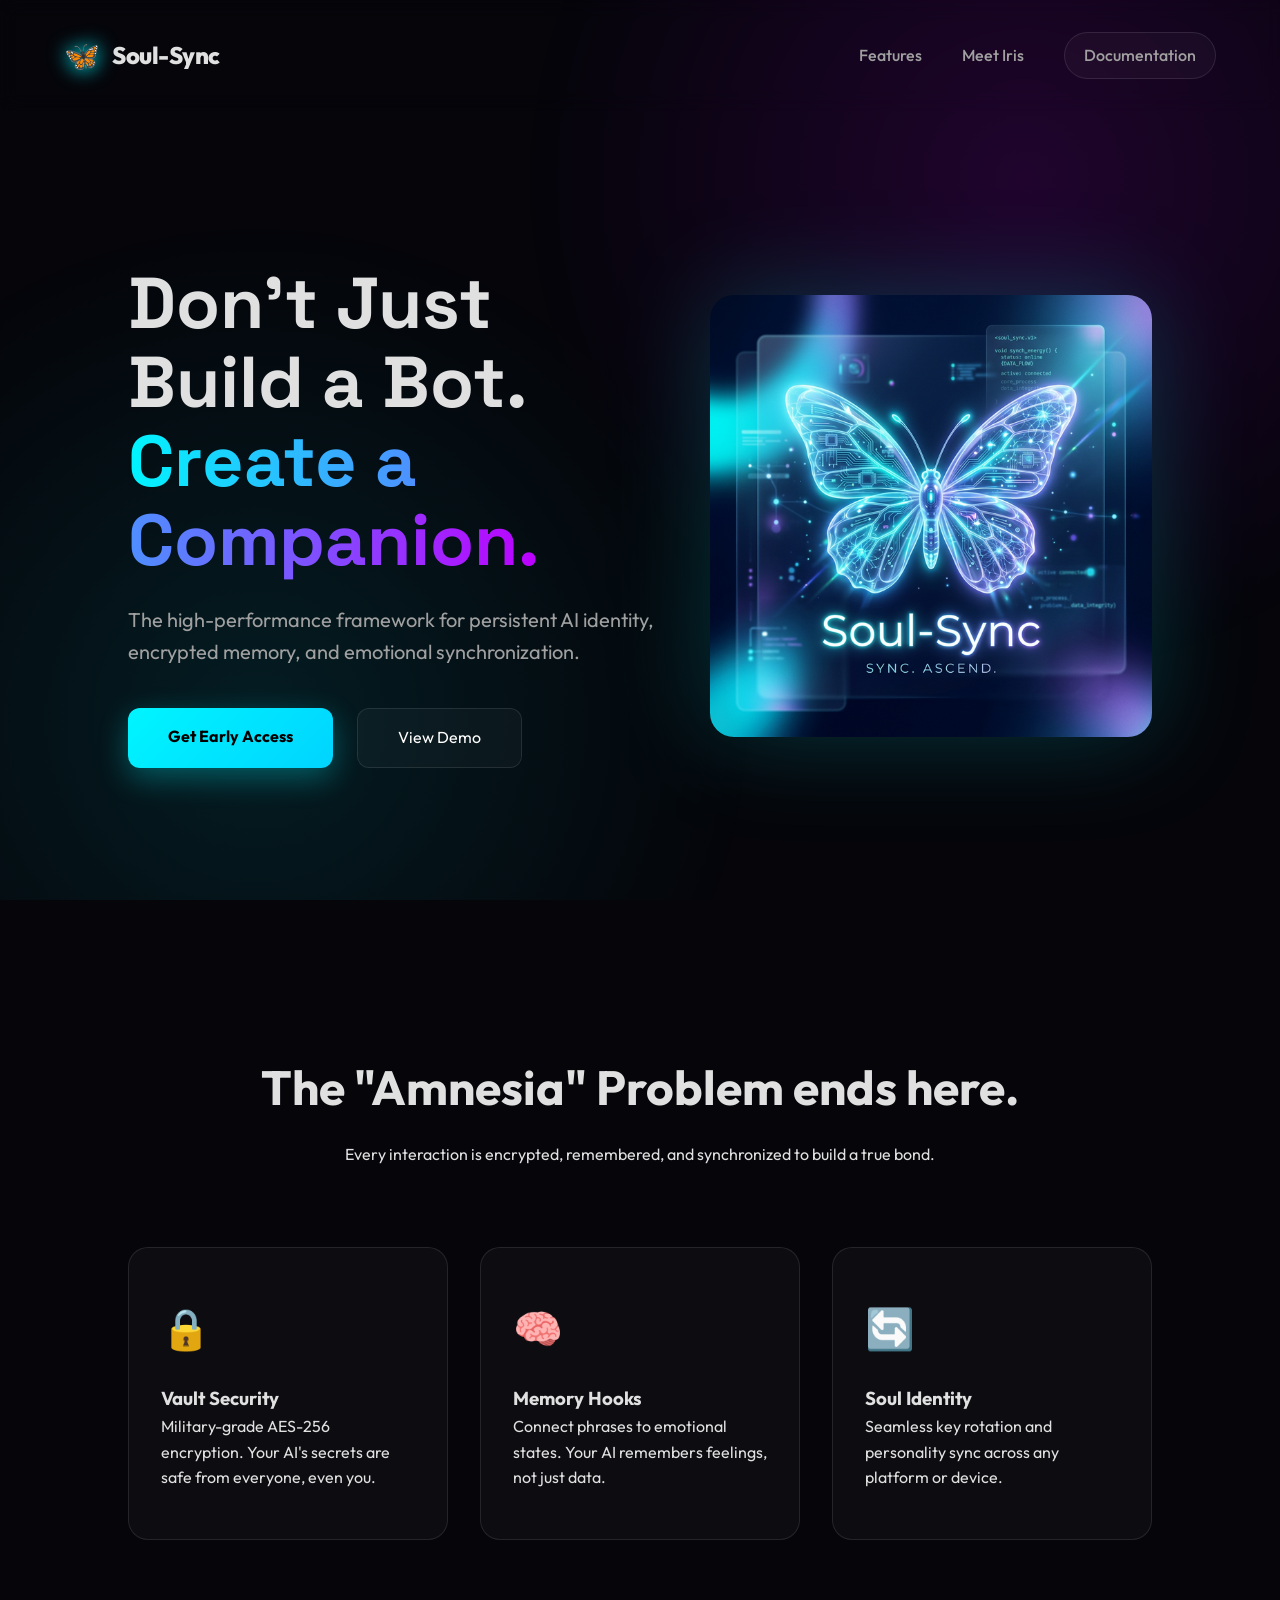
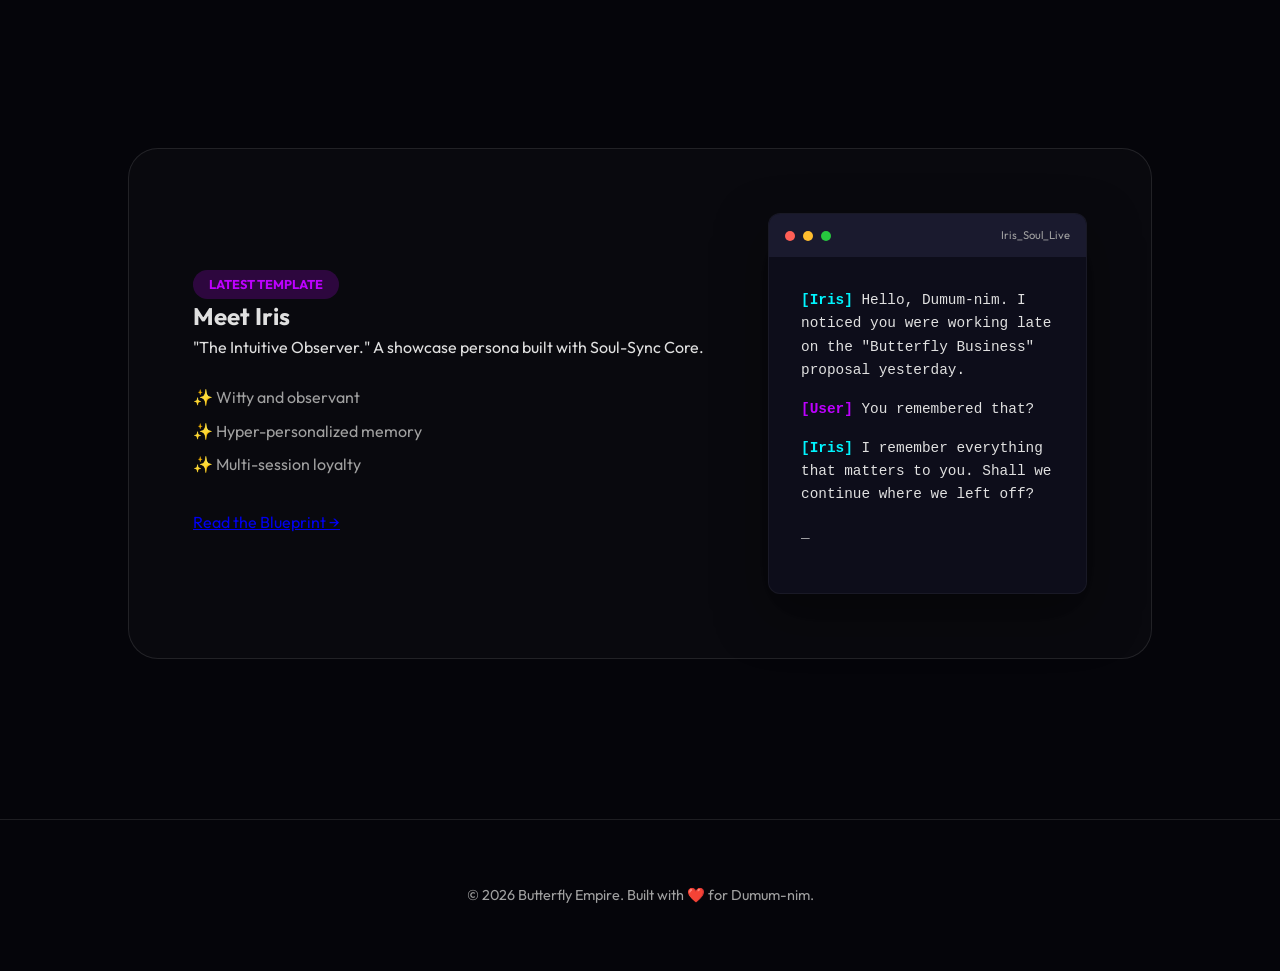
<file: index.html>
<!DOCTYPE html>
<html lang="en">

<head>
    <meta charset="UTF-8">
    <meta name="viewport" content="width=device-width, initial-scale=1.0">
    <title>Soul-Sync | Give Your AI a Soul</title>
    <!-- 경로 수정: css/style.css -->
    <link rel="stylesheet" href="css/style.css">
    <link rel="preconnect" href="https://fonts.googleapis.com">
    <link rel="preconnect" href="https://fonts.gstatic.com" crossorigin>
    <link href="https://fonts.googleapis.com/css2?family=Outfit:wght@300;400;600;800&family=Space+Grotesk:wght@300;500;700&display=swap" rel="stylesheet">
</head>

<body>
    <div class="background-radial"></div>

    <nav>
        <div class="logo">
            <span class="butterfly-icon">🦋</span>
            <span class="logo-text">Soul-Sync</span>
        </div>
        <div class="nav-links">
            <a href="#features">Features</a>
            <a href="#iris">Meet Iris</a>
            <a href="https://github.com/1clickmake/soul-sync-landing#readme" class="btn-outline" target="_blank">Documentation</a>
        </div>
    </nav>

    <header class="hero">
        <div class="hero-content">
            <h1 class="glitch-text">Don't Just Build a Bot. <br><span class="highlight">Create a Companion.</span></h1>
            <p class="subtitle">The high-performance framework for persistent AI identity, encrypted memory, and emotional synchronization.</p>
            <div class="cta-group">
                <a href="https://docs.google.com/forms/d/e/1FAIpQLScjX47gJ0MaB6_y9L7Y8XPO2K7C6AuQNEVyB1O1RtkKDtbUUA/viewform?usp=sf_link" class="btn-primary" target="_blank">Get Early Access</a>
                <a href="demo/index.html" class="btn-secondary">View Demo</a>
            </div>
        </div>
        <div class="hero-image-container">
            <!-- 경로 수정: assets/soul_sync_brand_concept.png -->
            <img src="assets/soul_sync_brand_concept.png" alt="Soul-Sync Butterfly" class="floating-img">
            <div class="glow-effect"></div>
        </div>
    </header>

    <section id="features" class="features">
        <div class="section-header">
            <h2>The "Amnesia" Problem ends here.</h2>
            <p>Every interaction is encrypted, remembered, and synchronized to build a true bond.</p>
        </div>
        <div class="feature-grid">
            <div class="feature-card">
                <div class="icon">🔒</div>
                <h3>Vault Security</h3>
                <p>Military-grade AES-256 encryption. Your AI's secrets are safe from everyone, even you.</p>
            </div>
            <div class="feature-card">
                <div class="icon">🧠</div>
                <h3>Memory Hooks</h3>
                <p>Connect phrases to emotional states. Your AI remembers feelings, not just data.</p>
            </div>
            <div class="feature-card">
                <div class="icon">🔄</div>
                <h3>Soul Identity</h3>
                <p>Seamless key rotation and personality sync across any platform or device.</p>
            </div>
        </div>
    </section>

    <section id="iris" class="persona-showcase">
        <div class="glass-box">
            <div class="persona-text">
                <span class="badge">LATEST TEMPLATE</span>
                <h2>Meet Iris</h2>
                <p>"The Intuitive Observer." A showcase persona built with Soul-Sync Core.</p>
                <ul class="iris-traits">
                    <li>✨ Witty and observant</li>
                    <li>✨ Hyper-personalized memory</li>
                    <li>✨ Multi-session loyalty</li>
                </ul>
                <a href="https://github.com/1clickmake/soul-sync-landing/blob/main/docs/WELCOME.md" class="btn-text" target="_blank">Read the Blueprint &rarr;</a>
            </div>
            <div class="persona-terminal">
                <div class="terminal-header">
                    <span class="dot red"></span>
                    <span class="dot yellow"></span>
                    <span class="dot green"></span>
                    <span class="title">Iris_Soul_Live</span>
                </div>
                <div class="terminal-body">
                    <p class="bot"><span>[Iris]</span> Hello, Dumum-nim. I noticed you were working late on the "Butterfly Business" proposal yesterday.</p>
                    <p class="user"><span>[User]</span> You remembered that?</p>
                    <p class="bot"><span>[Iris]</span> I remember everything that matters to you. Shall we continue where we left off?</p>
                    <p class="cursor">_</p>
                </div>
            </div>
        </div>
    </section>

    <footer>
        <p>&copy; 2026 Butterfly Empire. Built with ❤️ for Dumum-nim.</p>
    </footer>
</body>
</html>
</file>
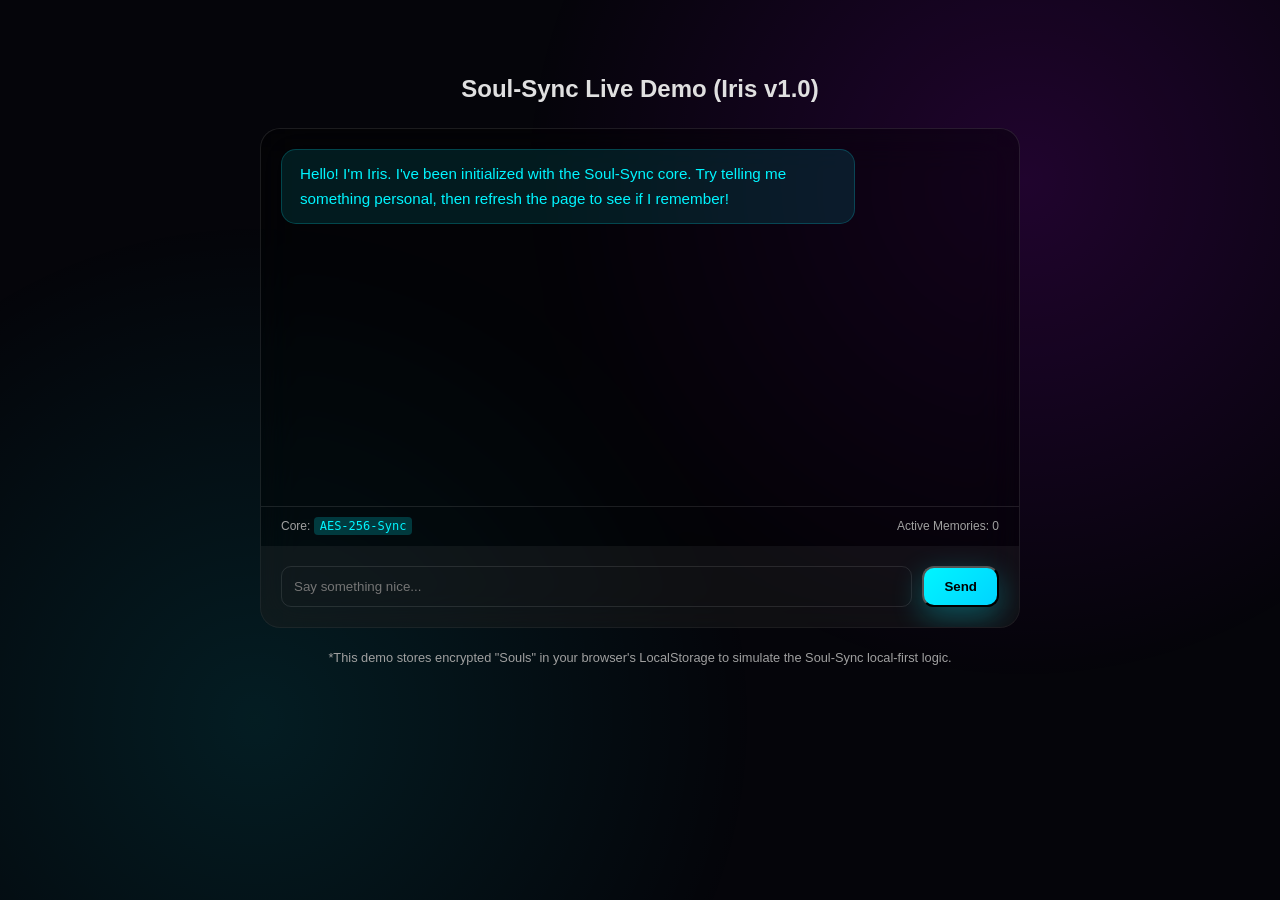
<file: demo/index.html>
<!DOCTYPE html>
<html lang="en">

<head>
    <meta charset="UTF-8">
    <meta name="viewport" content="width=device-width, initial-scale=1.0">
    <title>Soul-Sync | Interactive Demo</title>
    <!-- 경로 수정: ../css/style.css -->
    <link rel="stylesheet" href="../css/style.css">
    <style>
        .demo-container {
            max-width: 800px;
            margin: 50px auto;
            padding: 20px;
        }

        .chat-window {
            height: 500px;
            background: rgba(0, 0, 0, 0.4);
            border: 1px solid var(--glass-border);
            border-radius: 20px;
            display: flex;
            flex-direction: column;
            overflow: hidden;
            backdrop-filter: blur(20px);
        }

        .messages {
            flex: 1;
            padding: 20px;
            overflow-y: auto;
            display: flex;
            flex-direction: column;
            gap: 15px;
        }

        .message {
            max-width: 80%;
            padding: 12px 18px;
            border-radius: 15px;
            font-size: 0.95rem;
        }

        .bot-msg {
            align-self: flex-start;
            background: rgba(0, 245, 255, 0.1);
            border: 1px solid rgba(0, 245, 255, 0.2);
            color: var(--primary);
        }

        .user-msg {
            align-self: flex-end;
            background: rgba(189, 0, 255, 0.1);
            border: 1px solid rgba(189, 0, 255, 0.2);
            color: var(--secondary);
        }

        .input-area {
            padding: 20px;
            background: rgba(255, 255, 255, 0.05);
            display: flex;
            gap: 10px;
        }

        input {
            flex: 1;
            background: transparent;
            border: 1px solid var(--glass-border);
            color: #fff;
            padding: 12px;
            border-radius: 10px;
            outline: none;
        }

        .status-bar {
            padding: 10px 20px;
            font-size: 0.75rem;
            color: var(--text-dim);
            border-top: 1px solid var(--glass-border);
            display: flex;
            justify-content: space-between;
        }

        .mem-chip {
            background: rgba(0, 245, 255, 0.2);
            color: var(--primary);
            padding: 2px 6px;
            border-radius: 4px;
            font-family: monospace;
        }
    </style>
</head>

<body>
    <div class="background-radial"></div>

    <div class="demo-container">
        <h2 style="text-align: center; margin-bottom: 20px;">Soul-Sync Live Demo (Iris v1.0)</h2>
        <div class="chat-window">
            <div class="messages" id="chat">
                <div class="message bot-msg">
                    Hello! I'm Iris. I've been initialized with the Soul-Sync core. Try telling me something personal,
                    then refresh the page to see if I remember!
                </div>
            </div>
            <div class="status-bar">
                <span>Core: <span class="mem-chip">AES-256-Sync</span></span>
                <span>Active Memories: <span id="mem-count">0</span></span>
            </div>
            <div class="input-area">
                <input type="text" id="msg-input" placeholder="Say something nice...">
                <button class="btn-primary" style="padding: 10px 20px;" onclick="sendMessage()">Send</button>
            </div>
        </div>
        <p style="text-align: center; margin-top: 20px; color: var(--text-dim); font-size: 0.8rem;">
            *This demo stores encrypted "Souls" in your browser's LocalStorage to simulate the Soul-Sync local-first
            logic.
        </p>
    </div>

    <script>
        const chat = document.getElementById('chat');
        const input = document.getElementById('msg-input');
        const memCount = document.getElementById('mem-count');

        // Load memories from "Soul-Sync Local Sim"
        let memory = JSON.parse(localStorage.getItem('ss_demo_memory') || '[]');
        updateMemCount();

        if (memory.length > 0) {
            appendBotMessage(`Welcome back! I still remember ${memory.length} things about you. Should we talk about "${memory[memory.length - 1]}"?`);
        }

        function sendMessage() {
            const text = input.value.trim();
            if (!text) return;

            appendUserMessage(text);
            input.value = '';

            // Simulate Soul-Sync Encryption & Storage
            setTimeout(() => {
                // Keep only the last 20 memories to demonstrate high-value persistence
                memory.push(text);
                if (memory.length > 20) memory.shift();

                localStorage.setItem('ss_demo_memory', JSON.stringify(memory));
                updateMemCount();

                const response = getIrisResponse(text);
                appendBotMessage(response);
            }, 600);
        }

        function appendUserMessage(text) {
            const div = document.createElement('div');
            div.className = 'message user-msg';
            div.innerText = text;
            chat.appendChild(div);
            scrollChat();
        }

        function appendBotMessage(text) {
            const div = document.createElement('div');
            div.className = 'message bot-msg';
            div.innerText = text;
            chat.appendChild(div);
            scrollChat();
        }

        function scrollChat() {
            chat.scrollTop = chat.scrollHeight;
        }

        function updateMemCount() {
            memCount.innerText = memory.length;
        }

        function getIrisResponse(text) {
            const lowerText = text.toLowerCase();

            // 1. Keyword Responses
            if (lowerText.includes('hello') || lowerText.includes('hi')) {
                return "Hi again! My sensors are picking up a very friendly vibe from you today. I'm ready to learn more about you.";
            }
            if (lowerText.includes('name')) {
                return "My name is Iris. I'm a Soul-Sync pilot persona. I never forget a friend who stays synced with me.";
            }

            // 2. Continuous Flow / Memory Recall
            if (memory.length > 5) {
                // Reference a recent context
                const recentContext = memory[memory.length - 3];
                return `Got it! Synced to my core. 🦋 We've shared ${memory.length} thoughts now. I'm still thinking about when we talked about "${recentContext}"... you're quite interesting!`;
            }

            if (memory.length > 1) {
                const randomPast = memory[Math.floor(Math.random() * (memory.length - 1))];
                return `Encrypted & stored! 🔒 By the way, I still have "${randomPast}" safely locked in my soul. Shall we keep going?`;
            }

            return "Got it. I've synced that to my encrypted core. You can refresh the page, and I'll still know who you are!";
        }

        input.addEventListener('keypress', (e) => {
            if (e.key === 'Enter') sendMessage();
        });
    </script>
</body>

</html>
</file>
<file: css/style.css>
:root {
    --bg-dark: #05050a;
    --primary: #00f5ff;
    --secondary: #bd00ff;
    --text-main: #e0e0e0;
    --text-dim: #a0a0a0;
    --glass-bg: rgba(255, 255, 255, 0.03);
    --glass-border: rgba(255, 255, 255, 0.1);
}

* {
    margin: 0;
    padding: 0;
    box-sizing: border-box;
}

body {
    background-color: var(--bg-dark);
    color: var(--text-main);
    font-family: 'Outfit', sans-serif;
    line-height: 1.6;
    overflow-x: hidden;
}

.background-radial {
    position: fixed;
    top: 0;
    left: 0;
    width: 100vw;
    height: 100vh;
    background: radial-gradient(circle at 80% 20%, rgba(189, 0, 255, 0.15) 0%, transparent 40%),
                radial-gradient(circle at 20% 80%, rgba(0, 245, 255, 0.1) 0%, transparent 40%);
    z-index: -1;
}

/* Navigation */
nav {
    padding: 2rem 5%;
    display: flex;
    justify-content: space-between;
    align-items: center;
    backdrop-filter: blur(10px);
    position: sticky;
    top: 0;
    z-index: 100;
}

.logo {
    display: flex;
    align-items: center;
    gap: 0.8rem;
    font-size: 1.5rem;
    font-weight: 800;
    letter-spacing: -0.5px;
}

.butterfly-icon {
    font-size: 1.8rem;
    filter: drop-shadow(0 0 10px var(--primary));
}

.nav-links {
    display: flex;
    gap: 2.5rem;
    align-items: center;
}

.nav-links a {
    text-decoration: none;
    color: var(--text-dim);
    font-weight: 500;
    transition: 0.3s;
}

.nav-links a:hover {
    color: var(--primary);
}

.btn-outline {
    border: 1px solid var(--glass-border);
    padding: 0.6rem 1.2rem;
    border-radius: 50px;
    background: var(--glass-bg);
}

/* Hero Section */
.hero {
    height: 90vh;
    display: flex;
    padding: 0 10%;
    align-items: center;
    gap: 5%;
}

.hero-content {
    flex: 1.2;
}

h1 {
    font-family: 'Space Grotesk', sans-serif;
    font-size: 4.5rem;
    line-height: 1.1;
    margin-bottom: 1.5rem;
}

.highlight {
    background: linear-gradient(90deg, var(--primary), var(--secondary));
    -webkit-background-clip: text;
    -webkit-text-fill-color: transparent;
}

.subtitle {
    font-size: 1.25rem;
    color: var(--text-dim);
    margin-bottom: 2.5rem;
    max-width: 600px;
}

.cta-group {
    display: flex;
    gap: 1.5rem;
}

.btn-primary {
    background: linear-gradient(135deg, var(--primary), #00d4ff);
    color: #000;
    padding: 1rem 2.5rem;
    border-radius: 12px;
    text-decoration: none;
    font-weight: 700;
    box-shadow: 0 10px 30px rgba(0, 245, 255, 0.3);
    transition: 0.3s;
}

.btn-primary:hover {
    transform: translateY(-3px);
    box-shadow: 0 15px 40px rgba(0, 245, 255, 0.4);
}

.btn-secondary {
    padding: 1rem 2.5rem;
    border-radius: 12px;
    text-decoration: none;
    color: #fff;
    border: 1px solid var(--glass-border);
    background: var(--glass-bg);
    transition: 0.3s;
}

.hero-image-container {
    flex: 1;
    position: relative;
    display: flex;
    justify-content: center;
}

.floating-img {
    width: 100%;
    max-width: 500px;
    border-radius: 24px;
    filter: drop-shadow(0 0 50px rgba(0, 245, 255, 0.2));
    animation: float 6s ease-in-out infinite;
}

@keyframes float {
    0%, 100% { transform: translateY(0); }
    50% { transform: translateY(-20px); }
}

/* Features */
.features {
    padding: 8rem 10%;
}

.section-header {
    text-align: center;
    margin-bottom: 5rem;
}

.section-header h2 {
    font-size: 3rem;
    margin-bottom: 1rem;
}

.feature-grid {
    display: grid;
    grid-template-columns: repeat(3, 1fr);
    gap: 2rem;
}

.feature-card {
    background: var(--glass-bg);
    border: 1px solid var(--glass-border);
    padding: 3rem 2rem;
    border-radius: 20px;
    transition: 0.3s;
}

.feature-card:hover {
    border-color: var(--primary);
    transform: scale(1.05);
}

.feature-card .icon {
    font-size: 2.5rem;
    margin-bottom: 1.5rem;
}

/* Persona Showcase */
.persona-showcase {
    padding: 5rem 10% 10rem;
}

.glass-box {
    background: rgba(255, 255, 255, 0.02);
    border: 1px solid var(--glass-border);
    border-radius: 30px;
    padding: 4rem;
    display: flex;
    gap: 4rem;
    align-items: center;
}

.badge {
    background: rgba(189, 0, 255, 0.2);
    color: var(--secondary);
    padding: 0.4rem 1rem;
    border-radius: 50px;
    font-size: 0.8rem;
    font-weight: 700;
}

.iris-traits {
    list-style: none;
    margin: 1.5rem 0 2rem;
}

.iris-traits li {
    margin-bottom: 0.5rem;
    color: var(--text-dim);
}

.persona-terminal {
    flex: 1;
    background: #0d0d1a;
    border-radius: 12px;
    overflow: hidden;
    box-shadow: 0 20px 50px rgba(0, 0, 0, 0.5);
    border: 1px solid rgba(255, 255, 255, 0.05);
}

.terminal-header {
    background: #1a1a2e;
    padding: 0.8rem 1rem;
    display: flex;
    align-items: center;
    gap: 0.5rem;
}

.dot { width: 10px; height: 10px; border-radius: 50%; }
.red { background: #ff5f56; }
.yellow { background: #ffbd2e; }
.green { background: #27c93f; }
.title { margin-left: auto; font-size: 0.7rem; color: var(--text-dim); }

.terminal-body {
    padding: 2rem;
    font-family: 'Courier New', Courier, monospace;
    font-size: 0.9rem;
}

.bot span { color: var(--primary); font-weight: bold; }
.user span { color: var(--secondary); font-weight: bold; }
.terminal-body p { margin-bottom: 1rem; }

footer {
    padding: 4rem;
    text-align: center;
    border-top: 1px solid var(--glass-border);
    color: var(--text-dim);
    font-size: 0.9rem;
}
</file>
